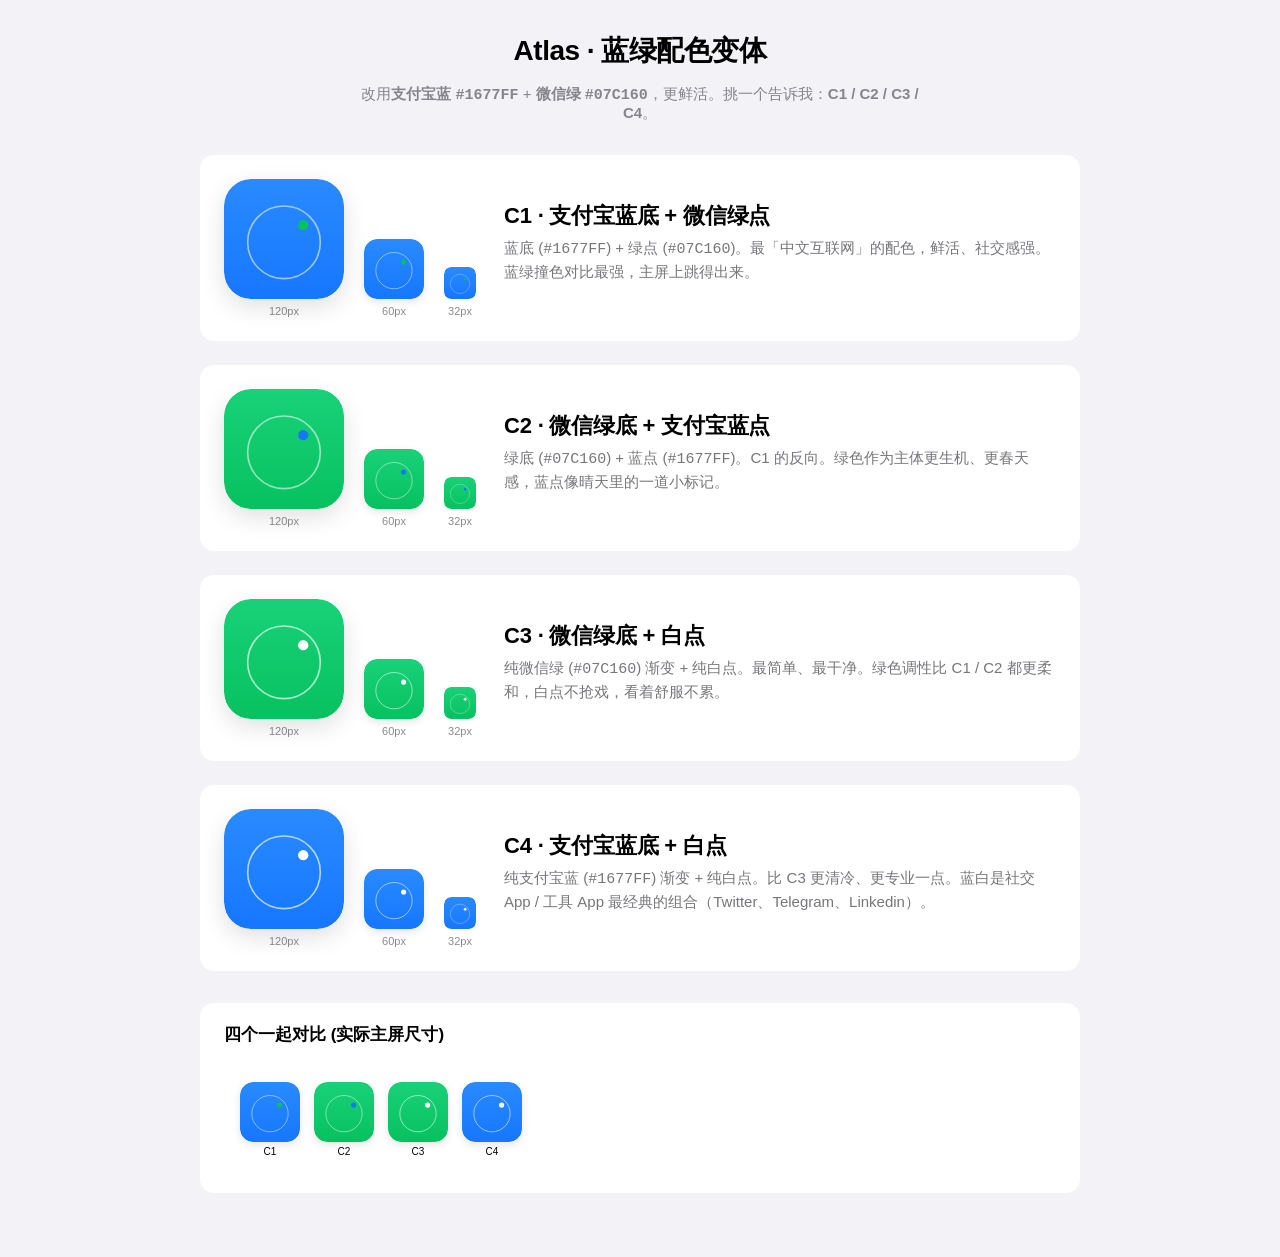
<file: icon-preview.html>
<!DOCTYPE html>
<html lang="zh-CN">
<head>
<meta charset="UTF-8">
<meta name="viewport" content="width=device-width, initial-scale=1">
<title>Atlas 图标方案 · 蓝绿变体</title>
<style>
  body {
    margin: 0;
    padding: 32px 16px 64px;
    background: #F2F2F7;
    color: #000;
    font-family: -apple-system, BlinkMacSystemFont, "SF Pro Display", "PingFang SC", sans-serif;
    -webkit-font-smoothing: antialiased;
  }
  h1 { text-align: center; font-weight: 700; font-size: 28px; margin: 0 0 8px; letter-spacing: -0.5px; }
  .sub { text-align: center; color: rgba(60,60,67,0.6); font-size: 15px; margin-bottom: 32px; max-width: 560px; margin-left: auto; margin-right: auto; }
  .grid { display: grid; gap: 24px; max-width: 880px; margin: 0 auto; }
  .card {
    background: #FFFFFF;
    border-radius: 14px;
    padding: 24px;
    display: grid;
    grid-template-columns: 1fr;
    gap: 16px;
  }
  @media (min-width: 640px) {
    .card { grid-template-columns: auto 1fr; align-items: center; gap: 28px; }
  }
  .preview { display: flex; align-items: center; gap: 20px; flex-wrap: wrap; }
  .sizes { display: flex; align-items: flex-end; gap: 20px; flex-wrap: wrap; }
  .size-item { display: flex; flex-direction: column; align-items: center; gap: 6px; }
  .size-label { font-size: 11px; color: rgba(60,60,67,0.6); }
  .icon-big   { width: 120px; height: 120px; border-radius: 27px; overflow: hidden; box-shadow: 0 8px 24px rgba(0,0,0,0.12); }
  .icon-mid   { width: 60px;  height: 60px;  border-radius: 13px; overflow: hidden; box-shadow: 0 3px 8px rgba(0,0,0,0.1); }
  .icon-small { width: 32px;  height: 32px;  border-radius: 7px;  overflow: hidden; }
  .info h2 { margin: 0 0 6px; font-size: 22px; font-weight: 600; letter-spacing: -0.2px; }
  .info p { margin: 0 0 12px; font-size: 15px; line-height: 1.5; color: rgba(60,60,67,0.7); }
  .home-mock {
    background: linear-gradient(180deg, #fff 0%, #fff 100%);
    border-radius: 24px;
    padding: 16px;
    display: inline-grid;
    grid-template-columns: repeat(4, 60px);
    gap: 18px 14px;
    margin-top: 8px;
  }
  .home-cell { display: flex; flex-direction: column; align-items: center; gap: 4px; }
  .home-cell .lbl { font-size: 10px; color: #000; }
  .placeholder { width: 60px; height: 60px; border-radius: 13px; background: #E5E5EA; }
  .tag {
    display: inline-block;
    padding: 2px 8px;
    border-radius: 6px;
    font-size: 11px;
    font-weight: 600;
    letter-spacing: 0.04em;
    text-transform: uppercase;
    margin-left: 8px;
    background: rgba(20, 184, 134, 0.14);
    color: #0D7A55;
    vertical-align: middle;
  }
</style>
</head>
<body>
  <h1>Atlas · 蓝绿配色变体</h1>
  <p class="sub">改用<strong>支付宝蓝 <code>#1677FF</code></strong> + <strong>微信绿 <code>#07C160</code></strong>，更鲜活。挑一个告诉我：<strong>C1 / C2 / C3 / C4</strong>。</p>

  <div class="grid">

    <div class="card">
      <div class="preview">
        <div class="sizes">
          <div class="size-item"><div class="icon-big"><img src="icons/icon-c1.svg" width="120" height="120" alt=""></div><span class="size-label">120px</span></div>
          <div class="size-item"><div class="icon-mid"><img src="icons/icon-c1.svg" width="60" height="60" alt=""></div><span class="size-label">60px</span></div>
          <div class="size-item"><div class="icon-small"><img src="icons/icon-c1.svg" width="32" height="32" alt=""></div><span class="size-label">32px</span></div>
        </div>
      </div>
      <div class="info">
        <h2>C1 · 支付宝蓝底 + 微信绿点</h2>
        <p>蓝底 (<code>#1677FF</code>) + 绿点 (<code>#07C160</code>)。最「中文互联网」的配色，鲜活、社交感强。蓝绿撞色对比最强，主屏上跳得出来。</p>
      </div>
    </div>

    <div class="card">
      <div class="preview">
        <div class="sizes">
          <div class="size-item"><div class="icon-big"><img src="icons/icon-c2.svg" width="120" height="120" alt=""></div><span class="size-label">120px</span></div>
          <div class="size-item"><div class="icon-mid"><img src="icons/icon-c2.svg" width="60" height="60" alt=""></div><span class="size-label">60px</span></div>
          <div class="size-item"><div class="icon-small"><img src="icons/icon-c2.svg" width="32" height="32" alt=""></div><span class="size-label">32px</span></div>
        </div>
      </div>
      <div class="info">
        <h2>C2 · 微信绿底 + 支付宝蓝点</h2>
        <p>绿底 (<code>#07C160</code>) + 蓝点 (<code>#1677FF</code>)。C1 的反向。绿色作为主体更生机、更春天感，蓝点像晴天里的一道小标记。</p>
      </div>
    </div>

    <div class="card">
      <div class="preview">
        <div class="sizes">
          <div class="size-item"><div class="icon-big"><img src="icons/icon-c3.svg" width="120" height="120" alt=""></div><span class="size-label">120px</span></div>
          <div class="size-item"><div class="icon-mid"><img src="icons/icon-c3.svg" width="60" height="60" alt=""></div><span class="size-label">60px</span></div>
          <div class="size-item"><div class="icon-small"><img src="icons/icon-c3.svg" width="32" height="32" alt=""></div><span class="size-label">32px</span></div>
        </div>
      </div>
      <div class="info">
        <h2>C3 · 微信绿底 + 白点</h2>
        <p>纯微信绿 (<code>#07C160</code>) 渐变 + 纯白点。最简单、最干净。绿色调性比 C1 / C2 都更柔和，白点不抢戏，看着舒服不累。</p>
      </div>
    </div>

    <div class="card">
      <div class="preview">
        <div class="sizes">
          <div class="size-item"><div class="icon-big"><img src="icons/icon-c4.svg" width="120" height="120" alt=""></div><span class="size-label">120px</span></div>
          <div class="size-item"><div class="icon-mid"><img src="icons/icon-c4.svg" width="60" height="60" alt=""></div><span class="size-label">60px</span></div>
          <div class="size-item"><div class="icon-small"><img src="icons/icon-c4.svg" width="32" height="32" alt=""></div><span class="size-label">32px</span></div>
        </div>
      </div>
      <div class="info">
        <h2>C4 · 支付宝蓝底 + 白点</h2>
        <p>纯支付宝蓝 (<code>#1677FF</code>) 渐变 + 纯白点。比 C3 更清冷、更专业一点。蓝白是社交 App / 工具 App 最经典的组合（Twitter、Telegram、Linkedin）。</p>
      </div>
    </div>

  </div>

  <div class="grid" style="margin-top: 32px;">
    <div class="card" style="display:block; padding: 20px 24px;">
      <h2 style="margin:0 0 12px; font-size: 17px; font-weight: 600;">四个一起对比 (实际主屏尺寸)</h2>
      <div class="home-mock" style="grid-template-columns: repeat(4, 60px);">
        <div class="home-cell"><div class="icon-mid"><img src="icons/icon-c1.svg" width="60" height="60" alt=""></div><div class="lbl">C1</div></div>
        <div class="home-cell"><div class="icon-mid"><img src="icons/icon-c2.svg" width="60" height="60" alt=""></div><div class="lbl">C2</div></div>
        <div class="home-cell"><div class="icon-mid"><img src="icons/icon-c3.svg" width="60" height="60" alt=""></div><div class="lbl">C3</div></div>
        <div class="home-cell"><div class="icon-mid"><img src="icons/icon-c4.svg" width="60" height="60" alt=""></div><div class="lbl">C4</div></div>
      </div>
    </div>
  </div>

</body>
</html>
</file>
